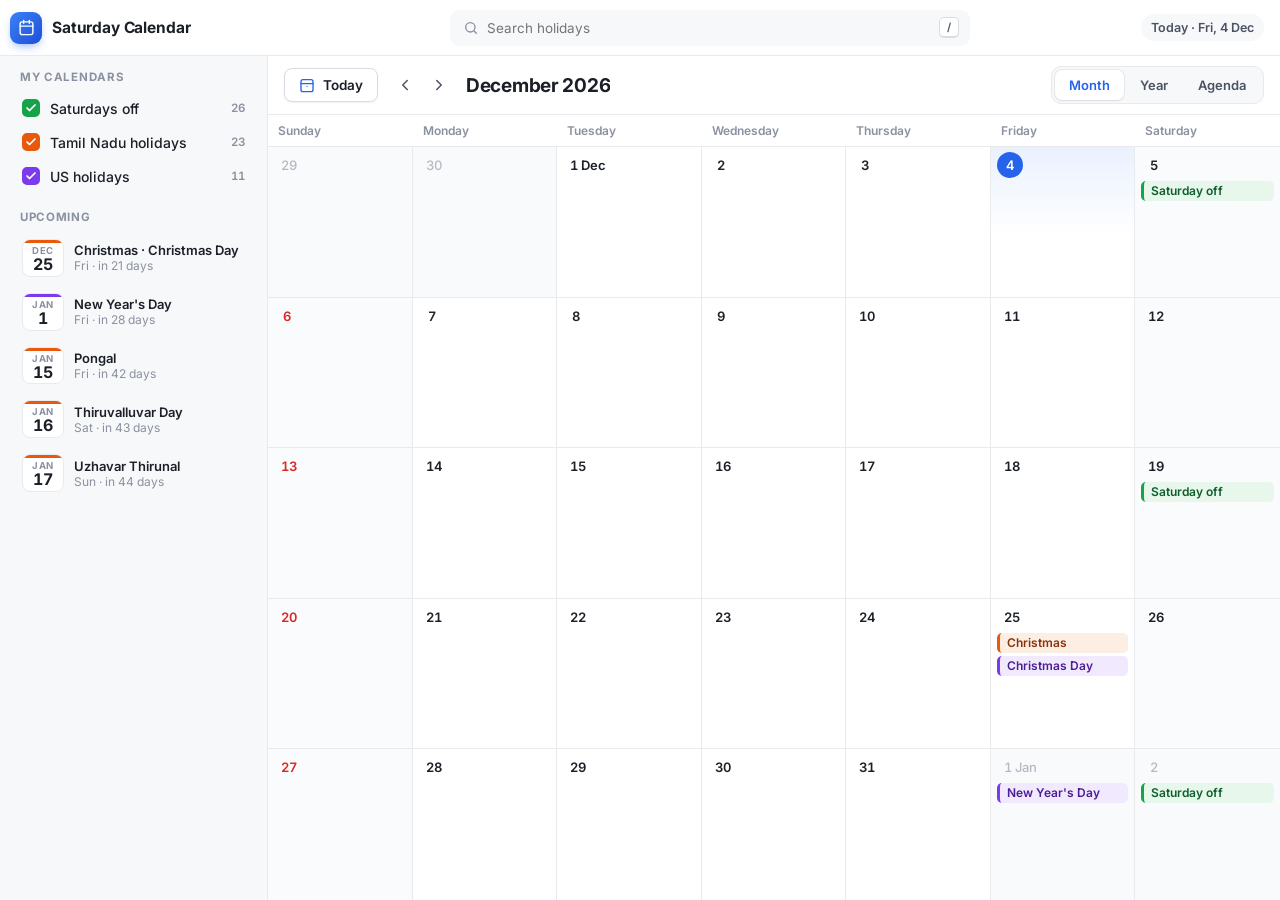
<file: index.html>
<!DOCTYPE html>
<html lang="en">
<head>
<meta charset="UTF-8" />
<meta name="viewport" content="width=device-width, initial-scale=1.0" />
<title>Saturday Calendar</title>
<meta name="description" content="Alternate non-working Saturdays with Tamil Nadu and US public holidays — day, week, month, year and agenda views." />
<link rel="preconnect" href="https://fonts.googleapis.com">
<link rel="preconnect" href="https://fonts.gstatic.com" crossorigin>
<link href="https://fonts.googleapis.com/css2?family=Inter:wght@400;500;600;700&display=swap" rel="stylesheet">
<link rel="stylesheet" href="styles.css">
</head>
<body>

<!-- ===== App bar ===== -->
<header class="appbar">
  <div class="appbar-left">
    <button class="icon-btn menu-btn" id="menuBtn" aria-label="Toggle sidebar" title="Toggle sidebar">
      <svg viewBox="0 0 24 24"><path d="M4 6h16M4 12h16M4 18h16"/></svg>
    </button>
    <div class="brand">
      <div class="logo" aria-hidden="true">
        <svg viewBox="0 0 24 24"><rect x="3" y="4" width="18" height="18" rx="3"/><path d="M16 2v4M8 2v4M3 10h18"/></svg>
      </div>
      <span class="brand-name">Saturday Calendar</span>
    </div>
  </div>

  <div class="search" id="searchBox">
    <svg viewBox="0 0 24 24"><circle cx="11" cy="11" r="7"/><path d="m20 20-3.5-3.5"/></svg>
    <input id="search" type="search" placeholder="Search holidays" autocomplete="off" aria-label="Search holidays" />
    <kbd>/</kbd>
    <div class="search-results" id="searchResults" role="listbox" hidden></div>
  </div>

  <div class="appbar-right">
    <div class="today-pill" id="todayPill"></div>
  </div>
</header>

<div class="shell">
  <!-- ===== Sidebar ===== -->
  <aside class="sidebar" id="sidebar">
    <section class="side-sec">
      <h3>My calendars</h3>
      <div class="cals" role="group" aria-label="Show on calendar">
        <label class="cal sat"><input type="checkbox" data-key="sat" checked><span class="box"><svg viewBox="0 0 24 24"><path d="M20 6 9 17l-5-5"/></svg></span><span class="cal-name">Saturdays off</span><span class="cal-count" id="c-sat"></span></label>
        <label class="cal tn"><input type="checkbox" data-key="tn" checked><span class="box"><svg viewBox="0 0 24 24"><path d="M20 6 9 17l-5-5"/></svg></span><span class="cal-name">Tamil Nadu holidays</span><span class="cal-count" id="c-tn"></span></label>
        <label class="cal us"><input type="checkbox" data-key="us" checked><span class="box"><svg viewBox="0 0 24 24"><path d="M20 6 9 17l-5-5"/></svg></span><span class="cal-name">US holidays</span><span class="cal-count" id="c-us"></span></label>
      </div>
      <p class="side-note" id="tnNote" hidden></p>
    </section>

    <section class="side-sec">
      <h3>Upcoming</h3>
      <div class="upcoming" id="upcoming"></div>
    </section>
  </aside>
  <div class="scrim" id="scrim"></div>

  <!-- ===== Main ===== -->
  <main class="main">
    <div class="toolbar">
      <div class="tb-left">
        <button class="btn" id="todayBtn" title="Go to today (T)">
          <svg viewBox="0 0 24 24"><rect x="3" y="4" width="18" height="18" rx="3"/><path d="M3 10h18M12 14h.01"/></svg>
          Today
        </button>
        <div class="nav-arrows">
          <button class="icon-btn" id="prevBtn" aria-label="Previous" title="Previous (←)"><svg viewBox="0 0 24 24"><path d="m15 18-6-6 6-6"/></svg></button>
          <button class="icon-btn" id="nextBtn" aria-label="Next" title="Next (→)"><svg viewBox="0 0 24 24"><path d="m9 18 6-6-6-6"/></svg></button>
        </div>
        <h1 class="range" id="rangeTitle" aria-live="polite"></h1>
      </div>
      <div class="views" role="tablist" aria-label="Calendar view">
        <button role="tab" data-view="month" title="Month (M)">Month</button>
        <button role="tab" data-view="year" title="Year (Y)">Year</button>
        <button role="tab" data-view="agenda" title="Agenda (A)">Agenda</button>
      </div>
    </div>
    <div class="view" id="view"></div>
  </main>
</div>

<div class="pop" id="pop" role="dialog" aria-modal="false" hidden></div>
<div class="tip" id="tip" role="tooltip"></div>

<script src="app.js"></script>
</body>
</html>
</file>
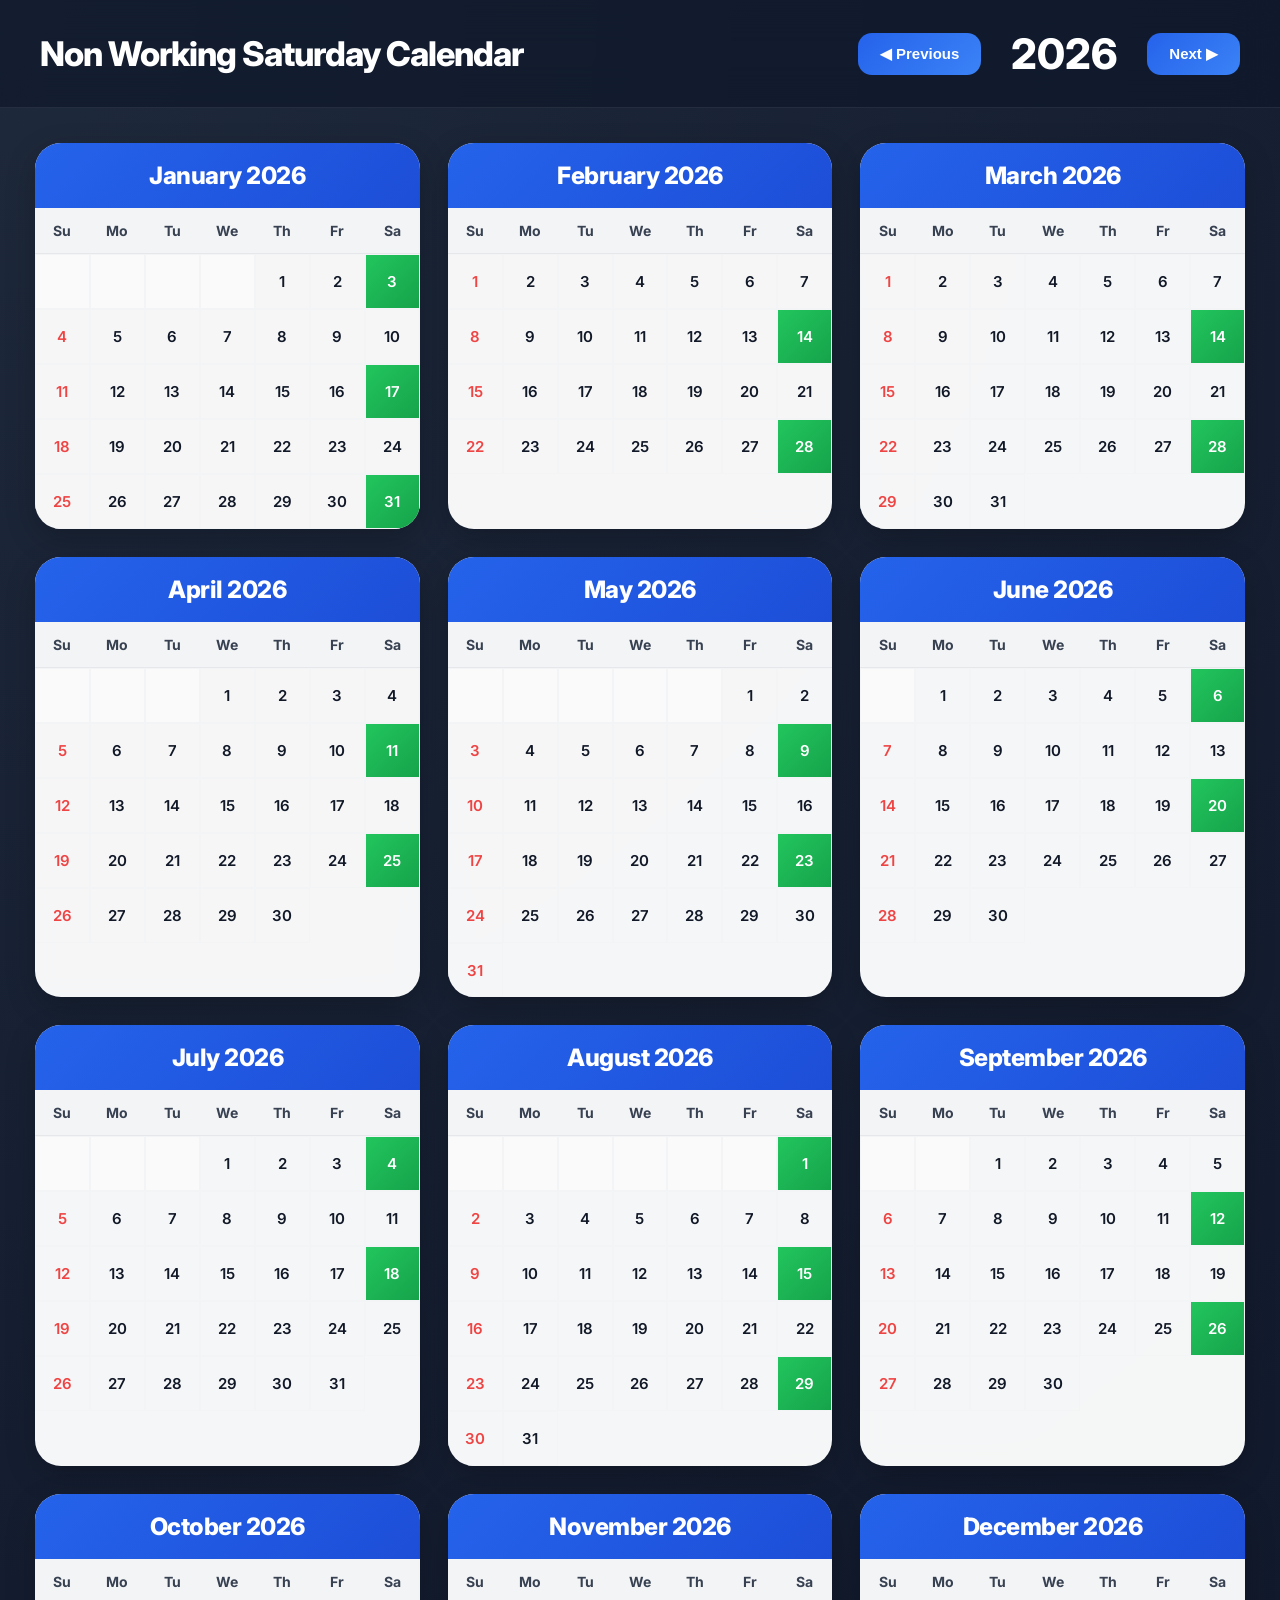
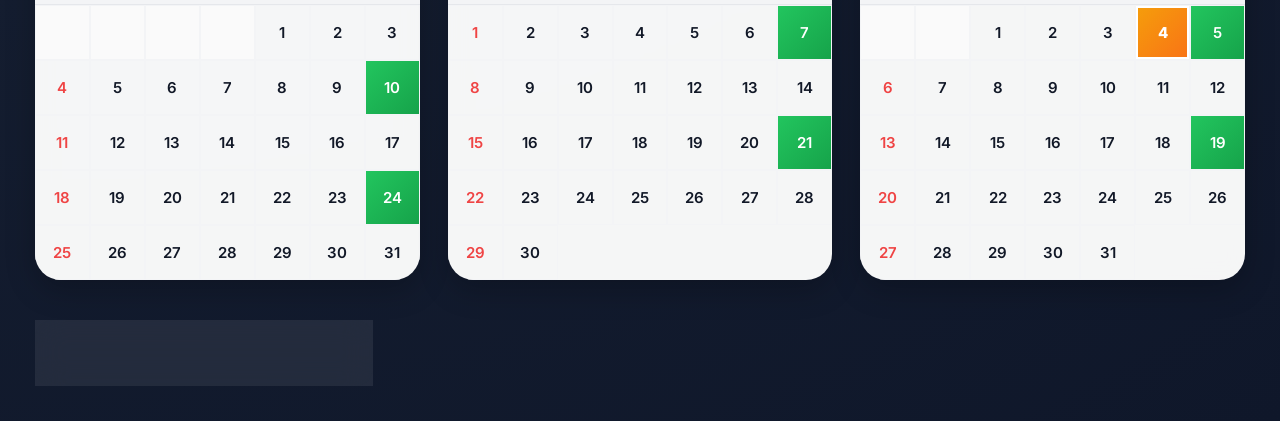
<file: Saturday Calendat.html>
<!DOCTYPE html>
<html lang="en">
<head>
<meta charset="UTF-8" />
<meta name="viewport" content="width=device-width, initial-scale=1.0"/>

<title> Non Working Saturday Calendar</title>

<link rel="preconnect" href="https://fonts.googleapis.com">
<link href="https://fonts.googleapis.com/css2?family=Inter:wght@400;500;600;700;800&display=swap" rel="stylesheet">

<style>

:root{

    --bg:#0f172a;
    --card:#ffffff;
    --primary:#2563eb;
    --primary-dark:#1d4ed8;
    --green:#22c55e;
    --red:#ef4444;
    --text:#111827;
    --muted:#6b7280;
    --border:#e5e7eb;
}

*{
    margin:0;
    padding:0;
    box-sizing:border-box;
}

body{

    font-family:'Inter',sans-serif;
    background:
        radial-gradient(circle at top left,#1e293b,#0f172a);
    min-height:100vh;
    color:white;
}

/* HEADER */

.topbar{

    display:flex;
    justify-content:space-between;
    align-items:center;

    padding:28px 40px;

    backdrop-filter:blur(20px);

    background:rgba(15,23,42,0.65);

    border-bottom:1px solid rgba(255,255,255,0.08);

    position:sticky;
    top:0;
    z-index:999;
}

.logo{

    font-size:34px;
    font-weight:800;
    letter-spacing:-1px;
}

.controls{

    display:flex;
    align-items:center;
    gap:18px;
}

.nav-btn{

    border:none;
    background:linear-gradient(
        135deg,
        var(--primary),
        #3b82f6
    );

    color:white;

    padding:12px 22px;

    border-radius:14px;

    font-size:15px;
    font-weight:700;

    cursor:pointer;

    transition:0.25s;
}

.nav-btn:hover{

    transform:translateY(-2px);

    background:linear-gradient(
        135deg,
        var(--primary-dark),
        var(--primary)
    );
}

.year{

    font-size:42px;
    font-weight:800;
    min-width:130px;
    text-align:center;
}

/* MAIN */

.container{

    padding:35px;
}

/* GRID */

.calendar-grid{

    display:grid;

    grid-template-columns:
        repeat(auto-fit,minmax(340px,1fr));

    gap:28px;
}

/* CARD */

.month-card{

    background:rgba(255,255,255,0.96);

    backdrop-filter:blur(10px);

    border-radius:26px;

    overflow:hidden;

    box-shadow:
        0 10px 30px rgba(0,0,0,0.22);

    transition:0.3s;
}

.month-card:hover{

    transform:translateY(-6px);

    box-shadow:
        0 18px 40px rgba(0,0,0,0.30);
}

.month-header{

    background:
        linear-gradient(
            135deg,
            #2563eb,
            #1d4ed8
        );

    padding:18px;

    text-align:center;

    font-size:24px;
    font-weight:800;

    color:white;

    letter-spacing:-0.5px;
}

/* WEEK HEADER */

.week-header,
.days-grid{

    display:grid;
    grid-template-columns:repeat(7,1fr);
}

.week-header div{

    text-align:center;

    padding:14px 0;

    background:#f3f4f6;

    color:#374151;

    font-weight:700;

    font-size:14px;

    border-bottom:1px solid var(--border);
}

/* DAY CELL */

.day{

    aspect-ratio:1/1;

    display:flex;

    align-items:center;
    justify-content:center;

    font-size:15px;
    font-weight:600;

    color:var(--text);

    border:1px solid #f3f4f6;

    transition:0.2s;

    position:relative;
}

.day:hover{

    background:#eff6ff;
}

.empty{

    background:#fafafa;
}

.sunday{

    color:var(--red);
}

.non-working{

    background:
        linear-gradient(
            135deg,
            #22c55e,
            #16a34a
        );

    color:white;
}

.today{

    background:
        linear-gradient(
            135deg,
            #f59e0b,
            #f97316
        );

    color:white;

    font-weight:800;

    box-shadow:
        inset 0 0 0 2px white;
}

/* LEGEND */

.legend{

    display:flex;
    align-items:center;
    gap:15px;

    margin-top:40px;

    background:rgba(255,255,255,0.08);

    border:1px solid rgba(255,255,255,0.08);

    padding:18px 24px;

    border-radius:18px;

    width:max-content;

    backdrop-filter:blur(15px);
}

.legend-box{

    width:28px;
    height:28px;

    border-radius:8px;

    background:
        linear-gradient(
            135deg,
            #22c55e,
            #16a34a
        );
}

.legend span{

    font-size:15px;
    font-weight:600;
}

/* MOBILE */

@media(max-width:768px){

    .topbar{

        flex-direction:column;
        gap:20px;
        padding:25px;
    }

    .controls{

        width:100%;
        justify-content:center;
    }

    .logo{

        font-size:28px;
    }

    .year{

        font-size:32px;
    }

    .container{

        padding:20px;
    }

    .calendar-grid{

        grid-template-columns:1fr;
    }
}

</style>
</head>

<body>

<div class="topbar">

    <div class="logo">
        Non Working Saturday Calendar
    </div>

    <div class="controls">

        <button class="nav-btn"
            onclick="changeYear(-1)">
            ◀ Previous
        </button>

        <div class="year"
            id="yearTitle">
            2026
        </div>

        <button class="nav-btn"
            onclick="changeYear(1)">
            Next ▶
        </button>

    </div>

</div>

<div class="container">

    <div class="calendar-grid"
        id="calendarGrid">
    </div>

    <div class="legend">

        <div class="legend-box"></div>

        <span>
            Alternate Non-Working Saturdays
        </span>

    </div>

</div>

<script>

let currentYear = 2026;

const months = [

    "January","February","March","April",
    "May","June","July","August",
    "September","October","November","December"
];

function changeYear(step){

    currentYear += step;

    renderCalendar();
}

function isNonWorkingSaturday(
    year,
    month,
    day
){

    const date =
        new Date(year,month,day);

    if(date.getDay() !== 6){
        return false;
    }

    const reference =
        new Date(2026,0,3);

    const diff =
        Math.floor(
            (date - reference) /
            (1000 * 60 * 60 * 24)
        );

    const weeks =
        Math.floor(diff / 7);

    return weeks % 2 === 0;
}

function renderCalendar(){

    document.getElementById(
        "yearTitle"
    ).innerText = currentYear;

    const grid =
        document.getElementById(
            "calendarGrid"
        );

    grid.innerHTML = "";

    for(let month=0; month<12; month++){

        const card =
            document.createElement("div");

        card.className = "month-card";

        // Header
        const header =
            document.createElement("div");

        header.className =
            "month-header";

        header.innerText =
            `${months[month]} ${currentYear}`;

        card.appendChild(header);

        // Week Header
        const weekHeader =
            document.createElement("div");

        weekHeader.className =
            "week-header";

        ["Su","Mo","Tu","We","Th","Fr","Sa"]
            .forEach(day => {

                const el =
                    document.createElement("div");

                el.innerText = day;

                weekHeader.appendChild(el);
            });

        card.appendChild(weekHeader);

        // Days Grid
        const daysGrid =
            document.createElement("div");

        daysGrid.className =
            "days-grid";

        const firstDay =
            new Date(
                currentYear,
                month,
                1
            ).getDay();

        const totalDays =
            new Date(
                currentYear,
                month + 1,
                0
            ).getDate();

        // Empty cells
        for(let i=0; i<firstDay; i++){

            const empty =
                document.createElement("div");

            empty.className =
                "day empty";

            daysGrid.appendChild(empty);
        }

        // Actual days
        for(let day=1; day<=totalDays; day++){

            const cell =
                document.createElement("div");

            cell.className = "day";

            cell.innerText = day;

            const date =
                new Date(
                    currentYear,
                    month,
                    day
                );

            // Sunday
            if(date.getDay() === 0){

                cell.classList.add("sunday");
            }

            // Alternate Saturday
            if(
                isNonWorkingSaturday(
                    currentYear,
                    month,
                    day
                )
            ){

                cell.classList.add(
                    "non-working"
                );
            }

            // Today
            const today =
                new Date();

            if(
                today.getDate() === day &&
                today.getMonth() === month &&
                today.getFullYear() === currentYear
            ){

                cell.classList.add("today");
            }

            daysGrid.appendChild(cell);
        }

        card.appendChild(daysGrid);

        grid.appendChild(card);
    }
}

renderCalendar();

</script>

</body>
</html>
</file>
<file: styles.css>
/* =========================================================
   Saturday Calendar — Outlook-style white theme
   ========================================================= */
:root{
  --bg:#ffffff;
  --side:#f7f8fa;
  --subtle:#fafbfc;
  --hover:#f2f4f7;
  --line:#e8eaee;
  --line-2:#d9dde3;
  --ink:#1b1f27;
  --ink-2:#4b5262;
  --ink-3:#8a91a0;

  --accent:#2563eb;
  --accent-2:#1d4ed8;
  --accent-soft:#eaf1fe;
  --accent-ring:rgba(37,99,235,.25);
  --now:#e11d48;
  --sun:#dc2626;

  /* calendar colours: strong / soft background / ink text */
  --sat:#16a34a;  --sat-soft:#e7f7ec;  --sat-ink:#0f5f2c;
  --tn:#ea580c;   --tn-soft:#fdeee3;   --tn-ink:#8a3307;
  --us:#7c3aed;   --us-soft:#f1eafe;   --us-ink:#4c1d95;

  --r:10px;
  --shadow-sm:0 1px 2px rgba(16,24,40,.06);
  --shadow-md:0 4px 12px -2px rgba(16,24,40,.10),0 2px 4px -2px rgba(16,24,40,.06);
  --shadow-lg:0 20px 48px -12px rgba(16,24,40,.28),0 4px 10px -4px rgba(16,24,40,.08);
}

*{margin:0;padding:0;box-sizing:border-box}
html,body{height:100%}
body{
  font-family:"Segoe UI Variable Text","Segoe UI",Inter,system-ui,-apple-system,sans-serif;
  color:var(--ink);background:var(--bg);font-size:14px;
  display:grid;grid-template-rows:56px minmax(0,1fr);overflow:hidden;
  -webkit-font-smoothing:antialiased;
}
button{font:inherit;color:inherit;background:none;border:0;cursor:pointer}
svg{display:block;fill:none;stroke:currentColor;stroke-width:2;stroke-linecap:round;stroke-linejoin:round}
kbd{font-family:inherit;font-size:11px;font-weight:600;color:var(--ink-2);background:#fff;border:1px solid var(--line-2);border-bottom-width:2px;border-radius:5px;padding:0 5px;min-width:20px;display:inline-block;text-align:center;line-height:18px}
.num{font-variant-numeric:tabular-nums}
:focus-visible{outline:2px solid var(--accent);outline-offset:2px}

/* ---------- Buttons ---------- */
.icon-btn{width:34px;height:34px;border-radius:8px;display:grid;place-items:center;color:var(--ink-2);transition:background .12s,color .12s}
.icon-btn:hover{background:var(--hover);color:var(--ink)}
.icon-btn svg{width:18px;height:18px}
.icon-btn.sm{width:28px;height:28px}
.icon-btn.sm svg{width:16px;height:16px}
.btn{height:34px;padding:0 14px;border-radius:8px;border:1px solid var(--line-2);background:#fff;display:inline-flex;align-items:center;gap:8px;font-weight:600;font-size:13.5px;box-shadow:var(--shadow-sm);transition:background .12s,border-color .12s}
.btn:hover{background:var(--hover)}
.btn svg{width:16px;height:16px;color:var(--accent)}

/* ---------- App bar ---------- */
.appbar{
  display:grid;grid-template-columns:268px minmax(0,1fr) auto;align-items:center;gap:16px;
  padding:0 16px 0 10px;border-bottom:1px solid var(--line);background:#fff;position:relative;z-index:30;
}
.appbar-left{display:flex;align-items:center;gap:6px}
.brand{display:flex;align-items:center;gap:10px}
.logo{width:32px;height:32px;border-radius:9px;display:grid;place-items:center;color:#fff;background:linear-gradient(135deg,#3b82f6,var(--accent-2));box-shadow:0 4px 10px -3px rgba(37,99,235,.55)}
.logo svg{width:17px;height:17px}
.brand-name{font-size:15.5px;font-weight:700;letter-spacing:-.01em;white-space:nowrap}

.search{position:relative;max-width:520px;width:100%;justify-self:center;display:flex;align-items:center;gap:8px;height:36px;padding:0 10px 0 12px;border-radius:9px;background:var(--side);border:1px solid transparent;transition:border-color .12s,background .12s,box-shadow .12s}
.search:focus-within{background:#fff;border-color:var(--accent);box-shadow:0 0 0 3px var(--accent-ring)}
.search > svg{width:16px;height:16px;color:var(--ink-3);flex:none}
.search input{flex:1;min-width:0;border:0;background:none;font:inherit;color:var(--ink);outline:none;font-size:13.5px}
.search input::-webkit-search-cancel-button{display:none}
.search:focus-within kbd{display:none}
.search-results{position:absolute;left:0;right:0;top:calc(100% + 6px);background:#fff;border:1px solid var(--line);border-radius:12px;box-shadow:var(--shadow-lg);padding:6px;max-height:60vh;overflow:auto}
.search-results[hidden]{display:none}
.sr{display:grid;grid-template-columns:4px 64px minmax(0,1fr) auto;gap:10px;align-items:center;width:100%;text-align:left;padding:8px 10px;border-radius:8px}
.sr:hover,.sr.active{background:var(--hover)}
.sr .bar{height:28px;border-radius:2px}
.sr .when{font-size:12px;color:var(--ink-2);font-weight:600}
.sr .what{font-weight:600;white-space:nowrap;overflow:hidden;text-overflow:ellipsis}
.sr .what mark{background:#fef08a;color:inherit;border-radius:2px}
.sr .yr{font-size:12px;color:var(--ink-3)}
.sr-empty{padding:14px;color:var(--ink-3);font-size:13px;text-align:center}

.appbar-right{display:flex;align-items:center;gap:6px}
.today-pill{font-size:12.5px;font-weight:600;color:var(--ink-2);padding:6px 10px;border-radius:999px;background:var(--side);white-space:nowrap}
.menu-btn{display:none}

/* ---------- Shell ---------- */
.shell{display:grid;grid-template-columns:268px minmax(0,1fr);min-height:0}
.sidebar,.view,.search-results{scrollbar-width:thin;scrollbar-color:#cfd4dc transparent}
.sidebar{background:var(--side);border-right:1px solid var(--line);overflow:auto;padding:14px 14px 20px;display:flex;flex-direction:column;gap:18px}
.scrim{display:none}

/* Sidebar sections */
.side-sec h3{font-size:11.5px;font-weight:700;letter-spacing:.06em;text-transform:uppercase;color:var(--ink-3);padding:0 6px 8px}
.cals{display:flex;flex-direction:column;gap:2px}
.cal{position:relative;display:flex;align-items:center;gap:10px;padding:7px 8px;border-radius:8px;cursor:pointer;user-select:none;font-weight:500}
.cal:hover{background:var(--hover)}
.cal input{position:absolute;opacity:0;pointer-events:none}
.box{width:18px;height:18px;border-radius:5px;border:2px solid var(--c);display:grid;place-items:center;flex:none;transition:background .12s}
.box svg{width:12px;height:12px;stroke:#fff;stroke-width:3.5;opacity:0}
.cal input:checked + .box{background:var(--c)}
.cal input:checked + .box svg{opacity:1}
.cal input:focus-visible + .box{outline:2px solid var(--c);outline-offset:2px}
.cal-name{flex:1}
.cal-count{font-size:11.5px;font-weight:600;color:var(--ink-3);font-variant-numeric:tabular-nums}
.cal.sat{--c:var(--sat)} .cal.tn{--c:var(--tn)} .cal.us{--c:var(--us)}
.side-note{margin:8px 6px 0;font-size:12px;color:var(--tn-ink);background:var(--tn-soft);border-radius:8px;padding:8px 10px;line-height:1.45}
.side-note[hidden]{display:none}
.side-note.error{color:#9f1239;background:#ffe4e6}

.upcoming{display:flex;flex-direction:column;gap:2px}
.up{display:grid;grid-template-columns:42px minmax(0,1fr);gap:10px;align-items:center;text-align:left;padding:7px 8px;border-radius:8px}
.up:hover{background:var(--hover)}
.up-date{border-radius:8px;background:#fff;border:1px solid var(--line);text-align:center;padding:3px 0;position:relative;overflow:hidden}
.up-date::before{content:"";position:absolute;inset:0 0 auto 0;height:3px;background:var(--c)}
.up-date .m{font-size:9.5px;font-weight:700;text-transform:uppercase;letter-spacing:.06em;color:var(--ink-3);margin-top:2px}
.up-date .dd{font-size:16px;font-weight:700;line-height:1.05}
.up-name{font-weight:600;font-size:13px;white-space:nowrap;overflow:hidden;text-overflow:ellipsis}
.up-meta{font-size:12px;color:var(--ink-3)}
.up-empty{padding:6px 8px;color:var(--ink-3);font-size:13px}

/* ---------- Main + toolbar ---------- */
.main{display:grid;grid-template-rows:auto minmax(0,1fr);min-width:0;min-height:0}
.toolbar{display:flex;align-items:center;justify-content:space-between;gap:12px;padding:10px 16px;border-bottom:1px solid var(--line);flex-wrap:wrap}
.tb-left{display:flex;align-items:center;gap:10px;min-width:0}
.nav-arrows{display:flex}
.range{font-size:19px;font-weight:700;letter-spacing:-.015em;white-space:nowrap;overflow:hidden;text-overflow:ellipsis}
.range small{font-weight:500;color:var(--ink-3);font-size:14px;margin-left:8px}
.views{display:flex;background:var(--side);border:1px solid var(--line);border-radius:10px;padding:3px;gap:2px}
.views button{height:30px;padding:0 14px;border-radius:7px;font-size:13px;font-weight:600;color:var(--ink-2);transition:background .12s,color .12s}
.views button:hover{color:var(--ink)}
.views button[aria-selected="true"]{background:#fff;color:var(--accent);box-shadow:var(--shadow-sm),0 0 0 1px var(--line)}
.view{position:relative;min-height:0;overflow:auto}

/* ---------- Event chips (month / all-day) ---------- */
.chip{
  display:block;width:100%;text-align:left;font-size:12px;font-weight:600;line-height:20px;
  padding:0 8px 0 7px;border-radius:5px;border-left:3px solid var(--c);
  background:var(--cs);color:var(--ci);white-space:nowrap;overflow:hidden;text-overflow:ellipsis;
  transition:filter .12s, box-shadow .12s;
}
.chip:hover{filter:brightness(.96);box-shadow:var(--shadow-sm)}
.chip.sat,.c-sat{--c:var(--sat);--cs:var(--sat-soft);--ci:var(--sat-ink)}
.chip.tn,.c-tn{--c:var(--tn);--cs:var(--tn-soft);--ci:var(--tn-ink)}
.chip.us,.c-us{--c:var(--us);--cs:var(--us-soft);--ci:var(--us-ink)}

/* ---------- Month view ---------- */
.mv{display:grid;grid-template-rows:auto minmax(0,1fr);height:100%;min-height:560px}
.mv-head{display:grid;grid-template-columns:repeat(7,minmax(0,1fr));border-bottom:1px solid var(--line)}
.mv-head div{padding:8px 10px;font-size:12px;font-weight:600;color:var(--ink-3)}
.mv-head .short{display:none}
.mv-grid{display:grid;grid-template-columns:repeat(7,minmax(0,1fr));grid-template-rows:repeat(var(--weeks,6),minmax(84px,1fr))}
.mv-cell{min-width:0;border-right:1px solid var(--line);border-bottom:1px solid var(--line);padding:5px 6px 6px;display:flex;flex-direction:column;gap:3px;overflow:hidden;transition:background .12s}
.mv-cell:nth-child(7n){border-right:0}
.mv-cell:nth-last-child(-n+7){border-bottom:0}
.mv-cell.wkend{background:var(--subtle)}
.mv-cell.out{background:#f9fafb}
.mv-cell:hover{background:#f5f7fa}
.mv-num{align-self:flex-start;height:26px;min-width:26px;padding:0 7px;border-radius:13px;font-size:13px;font-weight:600;display:inline-flex;align-items:center;justify-content:center;flex:none}
.mv-cell.sun .mv-num{color:var(--sun)}
.mv-cell.out .mv-num{color:#b4bac4;font-weight:500}
.mv-cell.today .mv-num{background:var(--accent);color:#fff}
.mv-cell.today{background:linear-gradient(var(--accent-soft),transparent 60%)}

/* ---------- Year view ---------- */
.yv{display:grid;grid-template-columns:repeat(4,minmax(0,1fr));grid-auto-rows:minmax(0,1fr);gap:14px;padding:14px 16px 16px;height:100%;min-height:640px}
.ym{border:1px solid var(--line);border-radius:12px;background:#fff;display:flex;flex-direction:column;min-height:0;overflow:hidden;box-shadow:var(--shadow-sm);transition:box-shadow .15s,border-color .15s}
.ym:hover{box-shadow:var(--shadow-md);border-color:var(--line-2)}
.ym.current{border-color:var(--accent);box-shadow:0 0 0 3px var(--accent-ring)}
.ym-head{display:flex;align-items:center;justify-content:space-between;padding:9px 12px 4px;text-align:left}
.ym-head span:first-child{font-weight:700;font-size:14px}
.ym-head:hover span:first-child{color:var(--accent)}
.ym-head .cnt{font-size:11px;font-weight:600;color:var(--ink-3)}
.ym-dow,.ym-days{display:grid;grid-template-columns:repeat(7,1fr);padding:0 8px}
.ym-dow span{text-align:center;font-size:10.5px;font-weight:600;color:var(--ink-3);padding:2px 0}
.ym-days{flex:1;grid-template-rows:repeat(6,minmax(0,1fr));gap:2px;padding-bottom:8px;min-height:0}
.yd{display:grid;place-items:center;font-size:12px;font-weight:600;border-radius:6px;min-height:22px}
.yd:not(.empty):hover{background:var(--hover)}
.yd.sun{color:var(--sun)}
.yd.is-sat{background:var(--sat);color:#fff}
.yd.is-tn{background:var(--tn);color:#fff}
.yd.is-us{background:var(--us);color:#fff}
.yd.is-tn.is-us{background:linear-gradient(135deg,var(--tn) 50%,var(--us) 50%)}
.yd.is-sat.is-tn:not(.is-us){background:linear-gradient(135deg,var(--sat) 50%,var(--tn) 50%)}
.yd.is-sat.is-us:not(.is-tn){background:linear-gradient(135deg,var(--sat) 50%,var(--us) 50%)}
.yd.has-event:hover{filter:brightness(1.08);background-color:inherit}
.yd.today{box-shadow:inset 0 0 0 2px var(--accent);color:var(--accent)}
.yd.today.has-event{box-shadow:0 0 0 2px #fff,0 0 0 4px var(--accent);color:#fff}

/* ---------- Agenda view ---------- */
.ag{max-width:880px;margin:0 auto;padding:20px 20px 40px}
.ag-stats{display:grid;grid-template-columns:repeat(4,minmax(0,1fr));gap:12px;margin-bottom:24px}
.stat{background:#fff;border:1px solid var(--line);border-radius:12px;padding:14px 16px;box-shadow:var(--shadow-sm);position:relative;overflow:hidden}
.stat::before{content:"";position:absolute;inset:0 auto 0 0;width:4px;background:var(--c,var(--accent))}
.stat b{display:block;font-size:26px;font-weight:700;letter-spacing:-.02em;font-variant-numeric:tabular-nums}
.stat span{font-size:12.5px;color:var(--ink-2);font-weight:500}
.ag-month{position:sticky;top:0;z-index:1;background:rgba(255,255,255,.94);backdrop-filter:blur(6px);font-size:13px;font-weight:700;color:var(--ink-2);padding:10px 4px 8px;border-bottom:1px solid var(--line);display:flex;justify-content:space-between}
.ag-month span{color:var(--ink-3);font-weight:600}
.ag-row{display:grid;grid-template-columns:56px 4px minmax(0,1fr) auto;gap:14px;align-items:center;width:100%;text-align:left;padding:10px 4px;border-bottom:1px solid var(--line);transition:background .12s}
.ag-row:hover{background:var(--subtle)}
.ag-row.past{opacity:.5}
.ag-date{text-align:center}
.ag-date b{display:block;font-size:20px;font-weight:700;line-height:1.1}
.ag-date span{font-size:11.5px;color:var(--ink-3);font-weight:600;text-transform:uppercase}
.ag-row.today .ag-date b{color:var(--accent)}
.ag-bars{display:flex;flex-direction:column;gap:2px;height:36px}
.ag-bars i{flex:1;border-radius:2px;background:var(--c)}
.ag-name{font-weight:600;font-size:14px}
.ag-meta{display:flex;flex-wrap:wrap;gap:6px;margin-top:4px}
.tag{font-size:11px;font-weight:600;padding:1px 8px;border-radius:999px;background:var(--cs);color:var(--ci)}
.ag-rel{font-size:12.5px;color:var(--ink-3);font-weight:500;white-space:nowrap}
.next{font-size:10.5px;font-weight:700;color:#fff;background:var(--accent);padding:2px 8px;border-radius:999px;margin-left:8px;vertical-align:2px}
.ag-empty{text-align:center;color:var(--ink-3);padding:40px 0}

/* ---------- Popover & tooltip ---------- */
.pop{position:fixed;z-index:60;width:300px;background:#fff;border:1px solid var(--line);border-radius:12px;box-shadow:var(--shadow-lg);overflow:hidden;animation:pop-in .12s ease-out}
.pop[hidden]{display:none}
@keyframes pop-in{from{opacity:0;transform:translateY(4px)}to{opacity:1;transform:none}}
.pop-head{display:flex;align-items:flex-start;justify-content:space-between;gap:8px;padding:12px 12px 8px 14px}
.pop-head b{font-size:14.5px}
.pop-head span{display:block;font-size:12px;color:var(--ink-3);margin-top:2px}
.pop-body{padding:0 14px 12px}
.ev-card{background:#fff;border:1px solid var(--line);border-left:4px solid var(--c);border-radius:10px;padding:9px 12px;margin-bottom:6px}
.ev-card b{display:block;font-size:13.5px}
.ev-card span{display:block;font-size:12px;color:var(--ink-3);margin-top:1px}
.pop-foot{border-top:1px solid var(--line);padding:8px 10px;display:flex;justify-content:flex-end;gap:6px;background:var(--subtle)}
.link-btn{font-size:13px;font-weight:600;color:var(--accent);padding:6px 10px;border-radius:7px}
.link-btn:hover{background:var(--accent-soft)}

.tip{position:fixed;z-index:70;pointer-events:none;max-width:280px;background:#1b1f27;color:#fff;border-radius:8px;padding:8px 11px;font-size:12.5px;line-height:1.5;box-shadow:var(--shadow-lg);opacity:0;transform:translateY(3px);transition:opacity .1s,transform .1s}
.tip.show{opacity:1;transform:none}
.tip .td{font-size:11.5px;color:#9aa3b2;font-weight:600;margin-bottom:2px}
.tip .r{display:flex;gap:8px;align-items:flex-start}
.tip .r i{width:8px;height:8px;border-radius:2px;margin-top:6px;flex:none;background:var(--c)}

/* ---------- Animations ---------- */
@keyframes flash{0%,100%{box-shadow:none}40%{box-shadow:inset 0 0 0 3px var(--accent)}}
.flash{animation:flash .6s ease-in-out 2}

/* ---------- Responsive ---------- */
@media (max-width:1180px){
  .yv{grid-template-columns:repeat(3,minmax(0,1fr));grid-auto-rows:minmax(240px,1fr);height:auto}
}
@media (max-width:960px){
  body{grid-template-rows:56px minmax(0,1fr)}
  .appbar{grid-template-columns:auto minmax(0,1fr) auto}
  .menu-btn{display:grid}
  .shell{grid-template-columns:minmax(0,1fr)}
  .sidebar{position:fixed;z-index:40;top:56px;bottom:0;left:0;width:288px;transform:translateX(-100%);transition:transform .2s ease;box-shadow:var(--shadow-lg)}
  body.nav-open .sidebar{transform:none}
  body.nav-open .scrim{display:block;position:fixed;inset:56px 0 0 0;z-index:35;background:rgba(16,24,40,.3)}
  .today-pill{display:none}
}
@media (max-width:720px){
  .brand-name{display:none}
  .search kbd{display:none}
  .toolbar{padding:8px 12px}
  .range{font-size:16px}
  .views{width:100%;overflow-x:auto}
  .views button{flex:1;padding:0 8px}
  .mv-head .long{display:none}
  .mv-head .short{display:inline}
  .mv-head div{text-align:center;padding:6px 0}
  .mv-grid{grid-template-rows:repeat(var(--weeks,6),minmax(64px,1fr))}
  .mv-cell{padding:3px;align-items:center}
  .mv-num{font-size:12px;height:22px;min-width:22px;padding:0 4px}
  .mv-cell .chip{font-size:0;line-height:0;height:5px;padding:0;border:0;background:var(--c);border-radius:3px}
  .yv{grid-template-columns:repeat(2,minmax(0,1fr));grid-auto-rows:auto;padding:12px;gap:10px;min-height:0}
  .ym-days{grid-template-rows:repeat(6,26px)}
  .ag{padding:12px}
  .ag-stats{grid-template-columns:repeat(2,minmax(0,1fr))}
  .ag-rel{display:none}
}
@media (max-width:480px){
  .yv{grid-template-columns:minmax(0,1fr)}
  .ym-days{grid-template-rows:repeat(6,34px)}
  .yd{font-size:13px}
}
@media (prefers-reduced-motion:reduce){*{transition:none !important;animation:none !important}}
</file>
